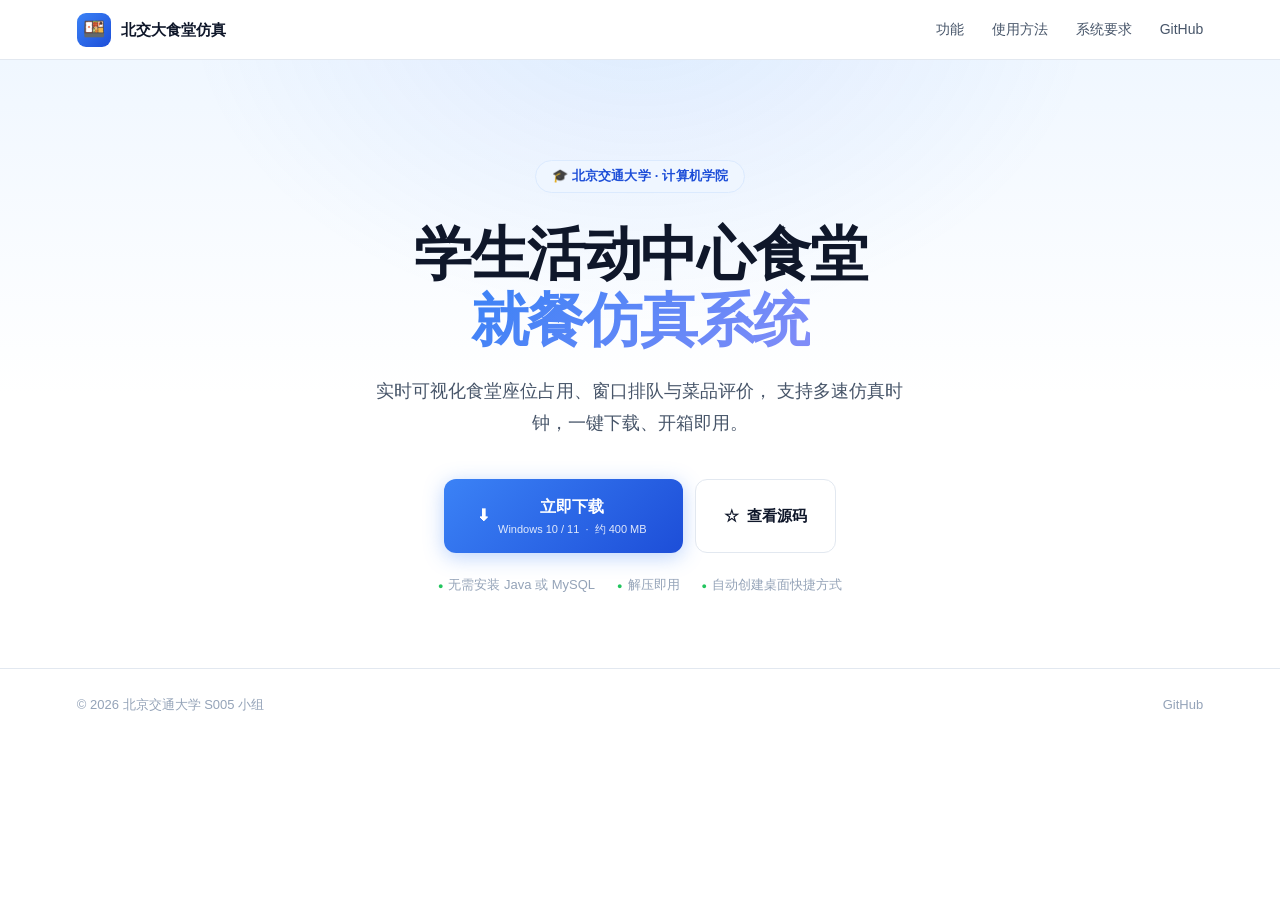
<file: docs/index.html>
<!DOCTYPE html>
<html lang="zh-CN">
<head>
<meta charset="UTF-8">
<meta name="viewport" content="width=device-width, initial-scale=1.0">
<title>北交大食堂仿真系统</title>
<style>
*, *::before, *::after { box-sizing: border-box; margin: 0; padding: 0; }

:root {
  --blue:    #3b82f6;
  --blue-dk: #1d4ed8;
  --blue-lt: #60a5fa;
  --blue-bg: #eff6ff;
  --blue-b:  #dbeafe;
  --text:    #0f172a;
  --text2:   #475569;
  --text3:   #94a3b8;
  --bg:      #ffffff;
  --bg2:     #f8fafc;
  --border:  #e2e8f0;
  --shadow:  0 4px 24px rgba(59,130,246,0.10);
  --shadow2: 0 2px 8px rgba(0,0,0,0.05);
}

html { scroll-behavior: smooth; }
body {
  background: var(--bg);
  color: var(--text);
  font-family: -apple-system, "PingFang SC", "Microsoft YaHei", sans-serif;
  line-height: 1.6;
  -webkit-font-smoothing: antialiased;
}

/* ── 导航 ── */
nav {
  position: sticky; top: 0; z-index: 100;
  background: rgba(255,255,255,0.92);
  backdrop-filter: blur(16px);
  border-bottom: 1px solid var(--border);
  padding: 0 6%;
  display: flex; align-items: center; justify-content: space-between;
  height: 60px;
}
.nav-brand {
  display: flex; align-items: center; gap: 10px;
  text-decoration: none; color: var(--text);
  font-weight: 700; font-size: 15px;
}
.nav-logo {
  width: 34px; height: 34px; border-radius: 9px;
  background: linear-gradient(135deg, var(--blue) 0%, var(--blue-dk) 100%);
  display: flex; align-items: center; justify-content: center;
  font-size: 18px;
}
.nav-links { display: flex; gap: 28px; }
.nav-links a {
  color: var(--text2); text-decoration: none;
  font-size: 14px; font-weight: 500; transition: color .15s;
}
.nav-links a:hover { color: var(--blue); }

/* ── Hero ── */
.hero {
  padding: 100px 6% 72px;
  text-align: center;
  background:
    radial-gradient(ellipse 700px 500px at 50% -60px, rgba(59,130,246,0.10) 0%, transparent 65%),
    linear-gradient(180deg, #f0f7ff 0%, #ffffff 55%);
  position: relative; overflow: hidden;
}
.hero-tag {
  display: inline-flex; align-items: center; gap: 6px;
  background: var(--blue-bg); border: 1px solid var(--blue-b);
  color: var(--blue-dk); border-radius: 20px;
  padding: 5px 16px; font-size: 13px; font-weight: 600;
  margin-bottom: 28px; letter-spacing: .2px;
}
.hero h1 {
  font-size: clamp(32px, 5.5vw, 58px);
  font-weight: 800; letter-spacing: -1.5px;
  line-height: 1.15; margin-bottom: 22px;
}
.hero h1 em {
  font-style: normal;
  background: linear-gradient(135deg, var(--blue) 0%, #818cf8 100%);
  -webkit-background-clip: text; -webkit-text-fill-color: transparent;
}
.hero-desc {
  font-size: clamp(15px, 2vw, 18px);
  color: var(--text2); max-width: 540px;
  margin: 0 auto 40px; line-height: 1.75;
}
.hero-btns {
  display: flex; gap: 12px;
  justify-content: center; flex-wrap: wrap;
}
.btn-primary {
  display: inline-flex; align-items: center; gap: 10px;
  background: linear-gradient(135deg, var(--blue) 0%, var(--blue-dk) 100%);
  color: #fff; text-decoration: none;
  padding: 15px 36px; border-radius: 12px;
  font-size: 16px; font-weight: 700;
  box-shadow: 0 4px 20px rgba(59,130,246,0.35);
  transition: transform .15s, box-shadow .15s;
}
.btn-primary:hover {
  transform: translateY(-2px);
  box-shadow: 0 8px 30px rgba(59,130,246,0.45);
}
.btn-primary small {
  display: block; font-size: 11px;
  font-weight: 400; opacity: .85; margin-top: 1px;
}
.btn-ghost {
  display: inline-flex; align-items: center; gap: 8px;
  background: #fff; border: 1.5px solid var(--border);
  color: var(--text); text-decoration: none;
  padding: 15px 28px; border-radius: 12px;
  font-size: 15px; font-weight: 600;
  transition: border-color .15s, box-shadow .15s;
}
.btn-ghost:hover { border-color: var(--blue-lt); box-shadow: 0 0 0 3px var(--blue-bg); }
.hero-meta {
  margin-top: 22px;
  display: flex; justify-content: center; gap: 22px; flex-wrap: wrap;
  font-size: 13px; color: var(--text3);
}
.hero-meta span { display: flex; align-items: center; gap: 5px; }
.hero-meta .dot { color: #22c55e; font-size: 9px; }

/* ── 统计栏 ── */
.stats-bar { padding: 0 6%; }
.stats-inner {
  max-width: 780px; margin: 0 auto;
  background: #fff; border: 1px solid var(--border);
  border-radius: 16px; box-shadow: var(--shadow);
  display: grid; grid-template-columns: repeat(4, 1fr);
  overflow: hidden;
}
.stat-item {
  padding: 28px 20px; text-align: center;
  border-right: 1px solid var(--border);
}
.stat-item:last-child { border-right: none; }
.stat-num {
  font-size: 30px; font-weight: 800; line-height: 1;
  margin-bottom: 6px;
  background: linear-gradient(135deg, var(--blue) 0%, #818cf8 100%);
  -webkit-background-clip: text; -webkit-text-fill-color: transparent;
}
.stat-lbl { font-size: 13px; color: var(--text2); }

/* ── 功能 ── */
.features-section { padding: 96px 6%; background: var(--bg2); }
.section-head { text-align: center; margin-bottom: 52px; }
.section-head h2 {
  font-size: clamp(24px, 3.5vw, 36px);
  font-weight: 800; letter-spacing: -.5px; margin-bottom: 10px;
}
.section-head p { font-size: 16px; color: var(--text2); }
.features-grid {
  display: grid;
  grid-template-columns: repeat(auto-fit, minmax(280px, 1fr));
  gap: 18px; max-width: 980px; margin: 0 auto;
}
.feat-card {
  background: #fff; border-radius: 16px;
  padding: 28px; border: 1px solid var(--border);
  box-shadow: var(--shadow2);
  transition: transform .2s, box-shadow .2s, border-color .2s;
}
.feat-card:hover {
  transform: translateY(-4px);
  box-shadow: var(--shadow);
  border-color: var(--blue-b);
}
.feat-icon {
  width: 46px; height: 46px; border-radius: 12px;
  background: var(--blue-bg);
  display: flex; align-items: center; justify-content: center;
  font-size: 22px; margin-bottom: 14px;
}
.feat-card h3 { font-size: 15px; font-weight: 700; margin-bottom: 8px; }
.feat-card p { font-size: 14px; color: var(--text2); line-height: 1.65; }

/* ── 步骤 ── */
.steps-section { padding: 96px 6%; }
.steps-row {
  display: grid; grid-template-columns: repeat(4, 1fr);
  gap: 0; max-width: 880px; margin: 0 auto;
  position: relative;
}
.steps-row::before {
  content: '';
  position: absolute; top: 35px; left: calc(12.5% + 10px); right: calc(12.5% + 10px);
  height: 2px;
  background: linear-gradient(90deg, var(--blue-b) 0%, var(--blue) 50%, var(--blue-b) 100%);
}
.step-item { text-align: center; padding: 0 16px; position: relative; }
.step-circle {
  width: 70px; height: 70px; border-radius: 50%;
  background: #fff; border: 2px solid var(--blue-b);
  display: flex; align-items: center; justify-content: center;
  font-size: 26px; margin: 0 auto 18px;
  box-shadow: 0 0 0 6px #fff, 0 2px 12px rgba(59,130,246,0.15);
  position: relative; z-index: 1;
  transition: border-color .2s, box-shadow .2s;
}
.step-item:hover .step-circle {
  border-color: var(--blue);
  box-shadow: 0 0 0 6px #fff, 0 4px 20px rgba(59,130,246,0.25);
}
.step-num {
  position: absolute; top: -5px; right: -5px;
  width: 22px; height: 22px; border-radius: 50%;
  background: var(--blue); color: #fff;
  font-size: 11px; font-weight: 800;
  display: flex; align-items: center; justify-content: center;
}
.step-item h3 { font-size: 14px; font-weight: 700; margin-bottom: 6px; }
.step-item p { font-size: 13px; color: var(--text2); line-height: 1.5; }

/* ── 系统要求 ── */
.req-section { padding: 80px 6%; background: var(--bg2); }
.req-card {
  max-width: 740px; margin: 0 auto;
  background: #fff; border-radius: 20px;
  border: 1px solid var(--border); overflow: hidden;
  box-shadow: var(--shadow);
}
.req-top {
  padding: 22px 32px;
  background: linear-gradient(135deg, var(--blue) 0%, var(--blue-dk) 100%);
  color: #fff;
}
.req-top h3 { font-size: 16px; font-weight: 700; }
.req-top p { font-size: 13px; opacity: .85; margin-top: 3px; }
.req-grid { padding: 28px 32px; display: grid; grid-template-columns: 1fr 1fr; gap: 20px; }
.req-row { display: flex; gap: 14px; align-items: flex-start; }
.req-ico {
  width: 40px; height: 40px; border-radius: 10px;
  background: var(--blue-bg); display: flex;
  align-items: center; justify-content: center;
  font-size: 20px; flex-shrink: 0;
}
.req-row h4 { font-size: 14px; font-weight: 700; margin-bottom: 3px; }
.req-row p { font-size: 13px; color: var(--text2); }
.req-tip {
  margin: 0 32px 28px;
  background: #f0fdf4; border: 1px solid #bbf7d0;
  border-radius: 10px; padding: 12px 16px;
  font-size: 13px; color: #15803d;
  display: flex; align-items: center; gap: 8px;
}

/* ── CTA ── */
.cta-section {
  padding: 96px 6%; text-align: center;
  background: linear-gradient(135deg, #1e40af 0%, #3b82f6 50%, #818cf8 100%);
  color: #fff; position: relative; overflow: hidden;
}
.cta-section::before {
  content: '';
  position: absolute; inset: 0;
  background: url("data:image/svg+xml,%3Csvg width='60' height='60' viewBox='0 0 60 60' xmlns='http://www.w3.org/2000/svg'%3E%3Cg fill='none' fill-rule='evenodd'%3E%3Cg fill='%23ffffff' fill-opacity='0.04'%3E%3Ccircle cx='30' cy='30' r='20'/%3E%3C/g%3E%3C/g%3E%3C/svg%3E");
}
.cta-inner { position: relative; z-index: 1; }
.cta-section h2 {
  font-size: clamp(24px, 4vw, 40px);
  font-weight: 800; letter-spacing: -.5px; margin-bottom: 10px;
}
.cta-section p { font-size: 15px; opacity: .80; margin-bottom: 36px; }
.btn-white {
  display: inline-flex; align-items: center; gap: 10px;
  background: rgba(255,255,255,0.95); color: var(--blue-dk);
  text-decoration: none; padding: 15px 36px;
  border-radius: 12px; font-size: 16px; font-weight: 700;
  box-shadow: 0 4px 20px rgba(0,0,0,0.15);
  transition: transform .15s, box-shadow .15s;
}
.btn-white:hover {
  transform: translateY(-2px);
  box-shadow: 0 8px 28px rgba(0,0,0,0.22);
}

/* ── Footer ── */
footer {
  padding: 26px 6%;
  border-top: 1px solid var(--border);
  display: flex; align-items: center; justify-content: space-between;
  flex-wrap: wrap; gap: 10px;
  font-size: 13px; color: var(--text3);
}
footer a { color: var(--text3); text-decoration: none; }
footer a:hover { color: var(--blue); }

@media (max-width: 700px) {
  .stats-inner { grid-template-columns: repeat(2, 1fr); }
  .stat-item:nth-child(2) { border-right: none; }
  .steps-row { grid-template-columns: repeat(2, 1fr); gap: 24px; }
  .steps-row::before { display: none; }
  .req-grid { grid-template-columns: 1fr; }
  .nav-links { display: none; }
}
</style>
</head>
<body>

<!-- 导航 -->
<nav>
  <a class="nav-brand" href="#">
    <div class="nav-logo">🍱</div>
    北交大食堂仿真
  </a>
  <div class="nav-links">
    <a href="#features">功能</a>
    <a href="#steps">使用方法</a>
    <a href="#requirements">系统要求</a>
    <a href="https://github.com/huih99061-source/bjtu-canteen" target="_blank">GitHub</a>
  </div>
</nav>

<!-- Hero -->
<section class="hero">
  <div class="hero-tag">🎓 北京交通大学 · 计算机学院</div>
  <h1>学生活动中心食堂<br><em>就餐仿真系统</em></h1>
  <p class="hero-desc">
    实时可视化食堂座位占用、窗口排队与菜品评价，
    支持多速仿真时钟，一键下载、开箱即用。
  </p>
  <div class="hero-btns">
    <a class="btn-primary"
       href="https://bjtu-canteen-release.oss-cn-beijing.aliyuncs.com/bjtu-canteen-portable.zip">
      <span>⬇</span>
      <span>
        立即下载
        <small>Windows 10 / 11 &nbsp;·&nbsp; 约 400 MB</small>
      </span>
    </a>
    <a class="btn-ghost"
       href="https://github.com/huih99061-source/bjtu-canteen"
       target="_blank">
      ☆ &nbsp;查看源码
    </a>
  </div>
  <div class="hero-meta">
    <span><span class="dot">●</span> 无需安装 Java 或 MySQL</span>
    <span><span class="dot">●</span> 解压即用</span>
    <span><span class="dot">●</span> 自动创建桌面快捷方式</span>
  </div>
</section>

<footer>
  <span>© 2026 北京交通大学 S005 小组</span>
  <span>
    <a href="https://github.com/huih99061-source/bjtu-canteen" target="_blank">GitHub</a>
  </span>
</footer>

</body>
</html>
</file>
